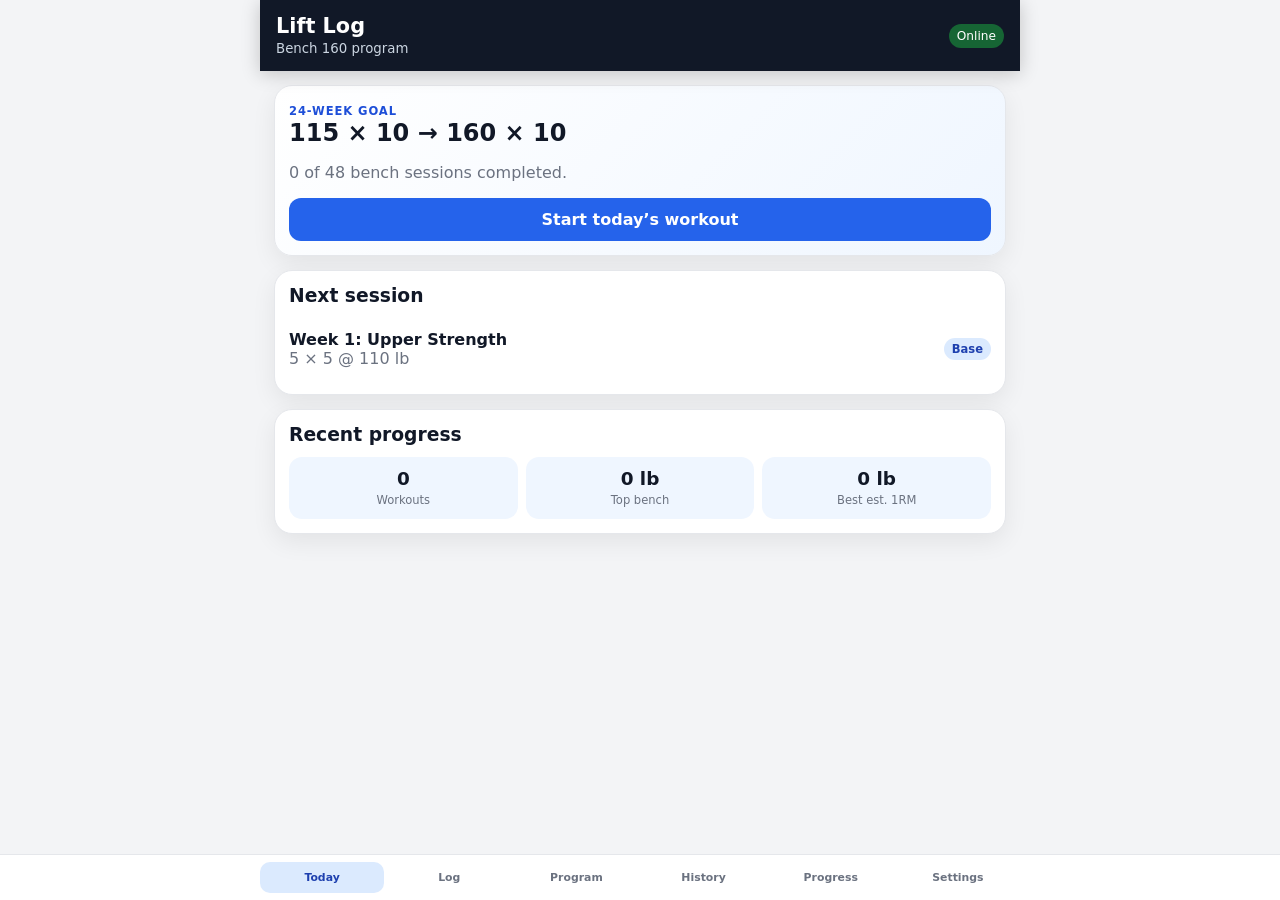
<file: index.html>
<!doctype html>
<html lang="en">
<head>
  <meta charset="utf-8">
  <meta name="viewport" content="width=device-width,initial-scale=1,viewport-fit=cover">
  <meta name="theme-color" content="#111827">
  <meta name="apple-mobile-web-app-capable" content="yes">
  <meta name="apple-mobile-web-app-status-bar-style" content="black-translucent">
  <meta name="apple-mobile-web-app-title" content="Lift Log">
  <link rel="manifest" href="manifest.webmanifest">
  <link rel="apple-touch-icon" href="icons/icon-192.png">
  <link rel="stylesheet" href="src/css/app.css">
  <title>Lift Log</title>
</head>
<body>
<div class="app">
<header><div class="head"><div><h1>Lift Log</h1><small>Bench 160 program</small></div><span id="onlineStatus" class="status">Checking…</span></div></header>
<main>
  <section id="todayView">
    <div id="installCard" class="card install"><h3>Install Lift Log</h3><p class="muted">Add it to your home screen for app-like access and offline workouts.</p><button id="installBtn" class="btn primary">Install app</button></div>
    <div class="card hero"><div><span class="eyebrow">24-week goal</span><h2>115 × 10 → 160 × 10</h2><p id="programSummary" class="muted"></p></div><button id="startToday" class="btn primary">Start today’s workout</button></div>
    <div class="card"><h3>Next session</h3><div id="nextSession"></div></div>
    <div class="card"><h3>Recent progress</h3><div id="todayStats" class="stats"></div></div>
  </section>

  <section id="logView" class="hidden">
    <div class="card"><div class="grid2"><div class="field"><label>Date</label><input id="date" type="date"></div><div class="field"><label>Workout name</label><input id="name" placeholder="Upper Strength"></div></div><div class="field"><label>Notes</label><textarea id="notes" rows="2" placeholder="Energy, pain, form notes..."></textarea></div></div>
    <div id="exerciseList"></div>
    <div class="card"><div class="grid3"><div class="field"><label>Exercise</label><input id="newExercise" list="exerciseOptions" placeholder="Bench Press"><datalist id="exerciseOptions"></datalist></div><div class="field"><label>Weight</label><input id="newWeight" type="number" min="0" step="2.5" placeholder="115"></div><div class="field"><label>Reps</label><input id="newReps" type="number" min="1" placeholder="10"></div></div><button id="addExercise" class="btn secondary">+ Add exercise</button></div>
    <div class="row"><button id="loadLast" class="btn secondary">Repeat last workout</button><button id="saveWorkout" class="btn primary">Save workout</button></div>
  </section>

  <section id="programView" class="hidden"><div class="card"><h2>Bench 160 Program</h2><p class="muted">Two bench sessions per week, with every fourth week reducing fatigue.</p><div id="programControls"></div><div id="programWeeks"></div></div></section>
  <section id="historyView" class="hidden"><div class="card"><h2>History</h2><div id="historyList"></div></div></section>
  <section id="progressView" class="hidden"><div class="card"><h2>Progress</h2><div class="field"><label>Exercise</label><select id="progressExercise"></select></div><div id="stats" class="stats"></div><canvas id="chart" class="chart" width="700" height="220"></canvas><div id="progressList"></div></div></section>
  <section id="settingsView" class="hidden"><div class="card"><h2>Settings & backup</h2><div class="grid2"><div class="field"><label>Default rest timer</label><select id="restSeconds"><option value="60">60 seconds</option><option value="90">90 seconds</option><option value="120">2 minutes</option><option value="180">3 minutes</option></select></div><div class="field"><label>Weight increment</label><select id="increment"><option value="2.5">2.5 lb</option><option value="5">5 lb</option></select></div></div><div class="row"><button id="exportJson" class="btn secondary">Export backup</button><button id="importJson" class="btn secondary">Import backup</button></div><input id="importFile" class="hidden" type="file" accept="application/json"><div class="spacer"></div><button id="exportCsv" class="btn secondary">Export CSV</button><div class="spacer"></div><button id="clearData" class="btn danger">Delete all data</button></div><div class="card"><h3>Version</h3><p class="muted">Lift Log v2.0.0 · Local-first and offline capable.</p></div></section>
</main>
<div id="timer" class="timer"><strong id="timerText">1:30</strong><button id="timerAdd">+30</button><button id="timerStop">Stop</button></div>
<nav><div class="nav-inner"><button class="nav-btn active" data-view="today">Today</button><button class="nav-btn" data-view="log">Log</button><button class="nav-btn" data-view="program">Program</button><button class="nav-btn" data-view="history">History</button><button class="nav-btn" data-view="progress">Progress</button><button class="nav-btn" data-view="settings">Settings</button></div></nav>
</div>
<script type="module" src="src/js/app.js"></script>
</body>
</html>
</file>
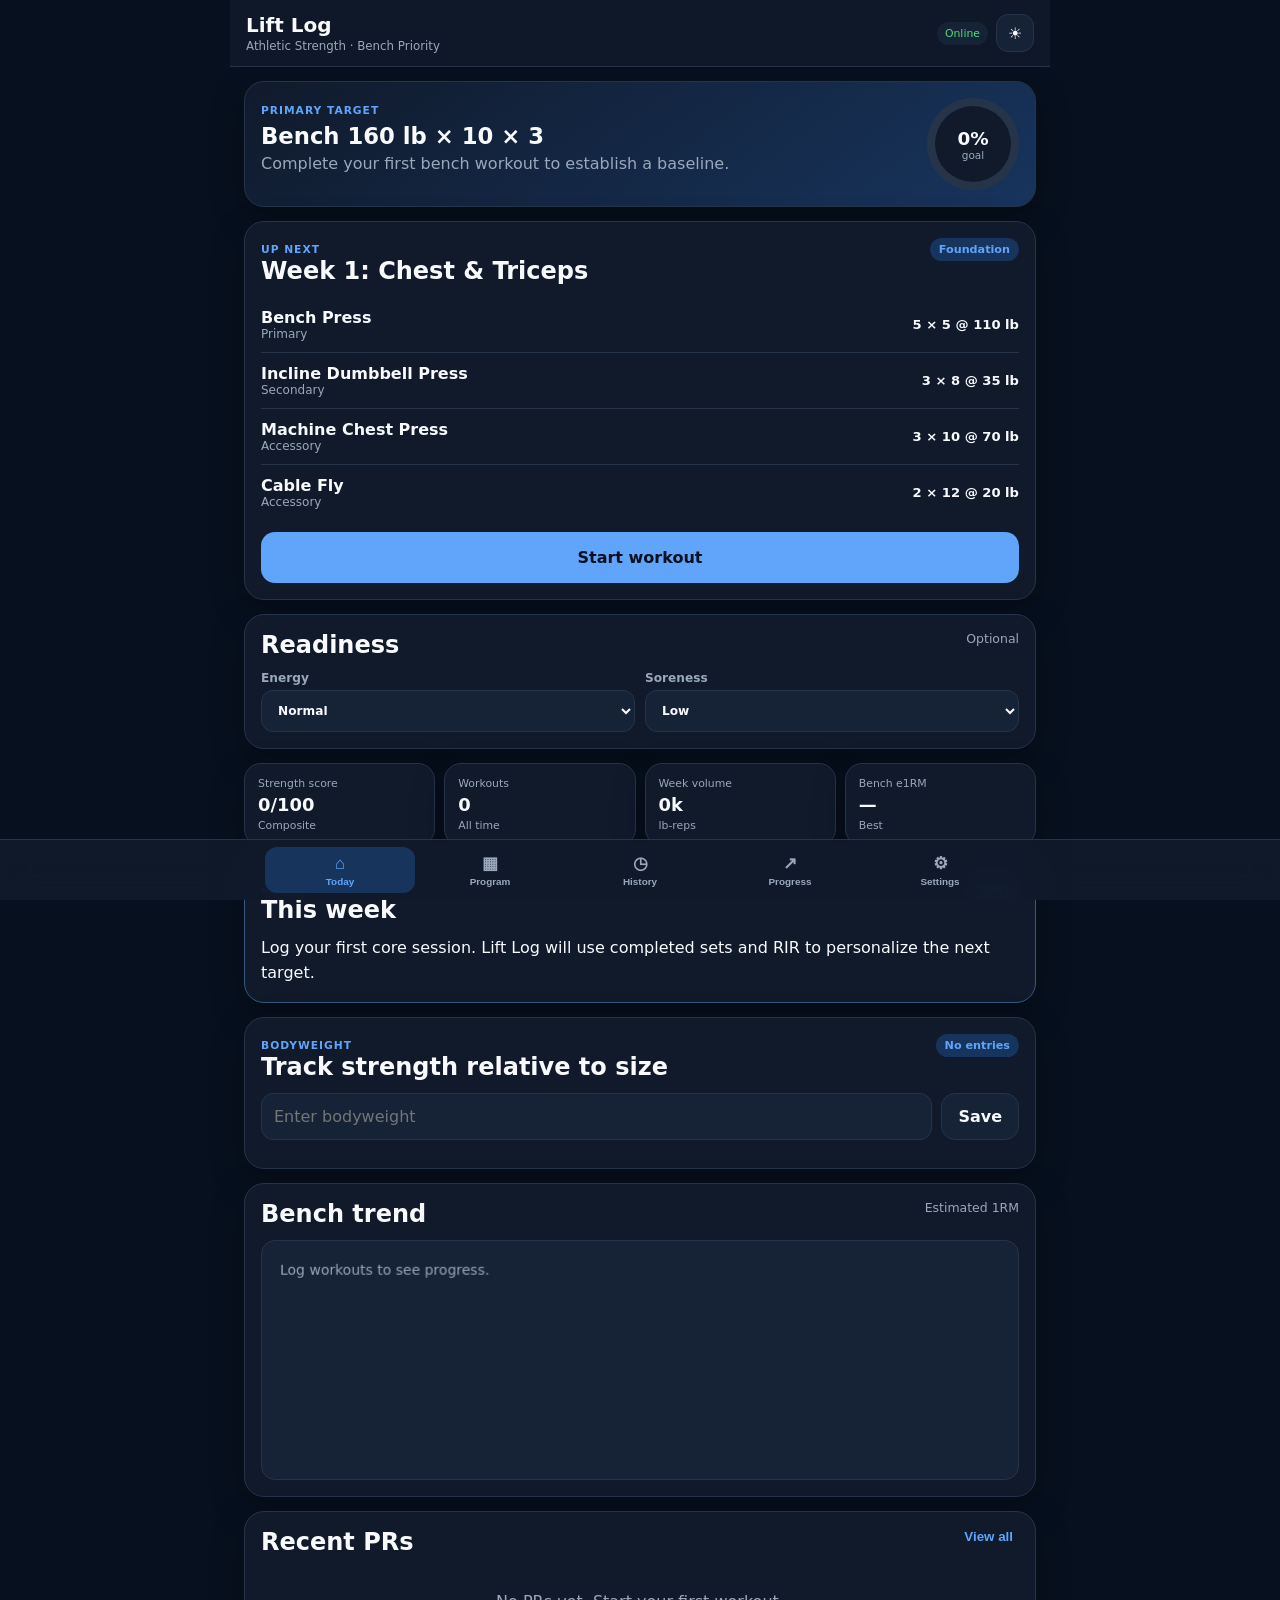
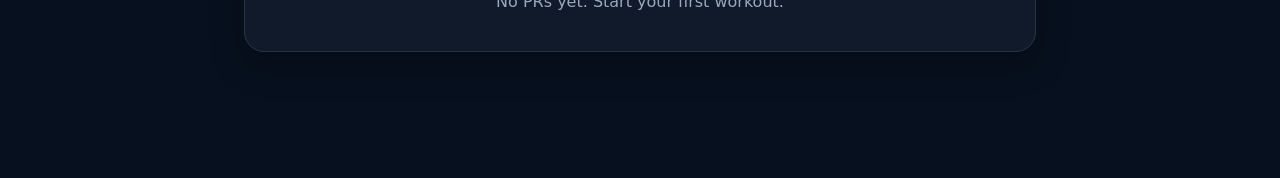
<file: lift-log-v5/index.html>
<!doctype html>
<html lang="en" data-theme="dark">
<head>
  <meta charset="utf-8">
  <meta name="viewport" content="width=device-width,initial-scale=1,viewport-fit=cover">
  <meta name="theme-color" content="#0b1220">
  <meta name="apple-mobile-web-app-capable" content="yes">
  <meta name="apple-mobile-web-app-status-bar-style" content="black-translucent">
  <meta name="apple-mobile-web-app-title" content="Lift Log">
  <link rel="manifest" href="manifest.webmanifest">
  <link rel="apple-touch-icon" href="icons/icon-192.png">
  <link rel="stylesheet" href="src/css/app.css">
  <title>Lift Log</title>
</head>
<body>
<div class="app-shell">
  <header class="topbar">
    <div>
      <h1>Lift Log</h1>
      <p>Athletic Strength · Bench Priority</p>
    </div>
    <div class="top-actions">
      <span id="onlineStatus" class="status">Checking…</span>
      <button id="themeToggle" class="icon-btn" aria-label="Toggle dark mode">☾</button>
    </div>
  </header>

  <main>
    <section id="todayView" class="view">
      <div id="installCard" class="card install-card hidden">
        <div><span class="eyebrow">Installable PWA</span><h2>Keep Lift Log on your home screen</h2><p class="muted">Works offline and opens like an app.</p></div>
        <button id="installBtn" class="btn primary">Install</button>
      </div>
      <div class="card hero">
        <div>
          <span class="eyebrow">Primary target</span>
          <h2>Bench 160 lb × 10 × 3</h2>
          <p id="goalStatus" class="muted"></p>
        </div>
        <div class="goal-ring" id="goalRing"><strong>0%</strong><span>goal</span></div>
      </div>
      <div class="card">
        <div class="section-head"><div><span class="eyebrow">Up next</span><h2 id="nextWorkoutTitle">Workout</h2></div><span id="nextWorkoutBadge" class="pill">Core</span></div>
        <div id="nextWorkoutSummary"></div>
        <button id="startToday" class="btn primary jumbo">Start workout</button>
      </div>
      <div id="readinessCard" class="card">
        <div class="section-head"><h2>Readiness</h2><span class="muted small">Optional</span></div>
        <div class="readiness-grid">
          <label>Energy<select id="energy"><option value="3">Normal</option><option value="4">High</option><option value="2">Low</option><option value="1">Very low</option></select></label>
          <label>Soreness<select id="soreness"><option value="1">Low</option><option value="2">Moderate</option><option value="3">High</option></select></label>
        </div>
      </div>
      <div class="metric-grid" id="dashboardMetrics"></div>
      <div class="card coach-card"><div class="section-head"><div><span class="eyebrow">Coach</span><h2>This week</h2></div><span id="coachBadge" class="pill">On track</span></div><p id="coachNote" class="coach-note"></p></div>
      <div class="card bodyweight-card"><div class="section-head"><div><span class="eyebrow">Bodyweight</span><h2>Track strength relative to size</h2></div><span id="bodyweightLatest" class="pill">—</span></div><div class="bodyweight-row"><input id="bodyweightInput" type="number" step="0.1" placeholder="Enter bodyweight"><button id="saveBodyweight" class="btn secondary">Save</button></div><div id="bodyweightHistory" class="mini-history"></div></div>
      <div class="card"><div class="section-head"><h2>Bench trend</h2><span class="muted small">Estimated 1RM</span></div><canvas id="dashboardChart" class="chart" width="720" height="240"></canvas></div>
      <div class="card"><div class="section-head"><h2>Recent PRs</h2><button class="text-btn" data-go="progress">View all</button></div><div id="recentPrs"></div></div>
    </section>

    <section id="workoutView" class="view hidden">
      <div class="workout-sticky">
        <div><span id="activeWeek" class="eyebrow"></span><h2 id="activeWorkoutName">Workout</h2><p id="activeWorkoutMeta" class="muted small"></p></div>
        <button id="abandonWorkout" class="text-btn danger-text">Exit</button>
      </div>
      <div id="activeExercises"></div>
      <section class="other-workout-section">
        <div class="card other-builder">
          <div class="section-head"><div><span class="eyebrow">Optional</span><h2>Other exercises</h2></div><span class="pill">Customize</span></div>
          <p class="muted small">Keep the prescribed workout above, then add anything else you want to train today.</p>
          <div class="other-add-row"><select id="otherExerciseSelect" aria-label="Choose another exercise"></select><button id="addOtherExercise" class="btn secondary">Add exercise</button></div>
          <p id="otherEmpty" class="muted small other-empty">No extra exercises added.</p>
        </div>
        <div id="otherExercises"></div>
      </section>
      <div class="card">
        <label>Workout notes<textarea id="workoutNotes" rows="3" placeholder="Form, pain, energy, equipment substitutions…"></textarea></label>
        <button id="finishWorkout" class="btn primary jumbo">Finish workout</button>
      </div>
    </section>

    <section id="programView" class="view hidden">
      <div class="card">
        <span class="eyebrow">24-week plan</span><h2>Athletic Strength Program</h2>
        <p class="muted">Three core days plus one optional upper-body day. Bench is trained twice weekly when the optional day is used.</p>
        <div class="program-legend"><span><i class="dot chest"></i>Chest & tris</span><span><i class="dot back"></i>Back & bis</span><span><i class="dot legs"></i>Legs</span><span><i class="dot optional"></i>Optional upper</span></div>
      </div>
      <div id="programRoadmap"></div>
      <div id="programPhase"></div>
      <div id="programWeeks"></div>
    </section>

    <section id="exerciseView" class="view hidden">
      <div class="card"><button id="exerciseBack" class="text-btn">← Back to progress</button><div class="section-head exercise-detail-head"><div><span class="eyebrow">Exercise detail</span><h2 id="exerciseDetailTitle">Exercise</h2></div><span id="exerciseDetailPr" class="pill">—</span></div><div id="exerciseDetailMetrics" class="metric-grid"></div><canvas id="exerciseDetailChart" class="chart" width="720" height="260"></canvas><div id="exerciseDetailRecommendation"></div><div id="exerciseDetailHistory"></div></div>
    </section>

    <section id="historyView" class="view hidden"><div class="card"><div class="section-head"><h2>Workout history</h2><span id="historyCount" class="pill"></span></div><div id="historyList"></div></div></section>

    <section id="progressView" class="view hidden">
      <div class="metric-grid" id="progressMetrics"></div>
      <div class="card"><div class="section-head"><h2>Strength progress</h2><select id="progressExercise" class="compact-select"></select></div><canvas id="progressChart" class="chart" width="720" height="260"></canvas><div id="exerciseSummary"></div></div>
      <div class="card"><div class="section-head"><h2>Weekly training volume</h2><span class="muted small">Last 8 weeks</span></div><canvas id="volumeChart" class="chart" width="720" height="260"></canvas></div>
      <div class="card"><div class="section-head"><h2>Personal records</h2><span class="pill">All time</span></div><p class="muted small">Tap an exercise to open its full history.</p><div id="prList"></div></div>
      <div class="card"><h2>Strength score</h2><p class="muted">A 0–100 consistency and performance score based on bench, squat, hinge, overhead press, pulling strength, and recent training adherence.</p><div id="strengthBreakdown"></div></div>
    </section>

    <section id="settingsView" class="view hidden">
      <div class="card"><h2>Training settings</h2>
        <div class="settings-grid">
          <label>Default rest<select id="restSeconds"><option value="60">60 sec</option><option value="90">90 sec</option><option value="120">2 min</option><option value="180">3 min</option></select></label>
          <label>Units<select id="units"><option value="lb">Pounds</option><option value="kg">Kilograms</option></select></label>
          <label>Theme<select id="theme"><option value="dark">Dark</option><option value="light">Light</option><option value="system">System</option></select></label>
          <label>Program start<input id="programStartDate" type="date"></label>
        </div>
      </div>
      <div class="card"><h2>Starting working weights</h2><p class="muted">These anchor program targets. Changes affect future sessions, not saved workouts.</p><div id="startingWeights"></div><button id="saveStartingWeights" class="btn primary">Save program settings</button></div>
      <div class="card"><h2>Backup & data</h2><div class="button-stack"><button id="exportJson" class="btn secondary">Export full backup</button><button id="importJson" class="btn secondary">Import backup</button><button id="exportCsv" class="btn secondary">Export CSV</button><button id="clearData" class="btn danger">Delete all data</button></div><input id="importFile" class="hidden" type="file" accept="application/json"></div>
      <div class="card"><h2>About</h2><p class="muted">Lift Log v5.0.0 · Local-first · Offline capable · No account required.</p></div>
    </section>
  </main>

  <div id="restTimer" class="timer hidden"><div><span>REST</span><strong id="timerText">1:30</strong></div><button id="timerMinus">−15</button><button id="timerAdd">+30</button><button id="timerStop">Skip</button></div>
  <div id="toast" class="toast hidden"></div>
  <nav class="bottom-nav"><button class="nav-btn active" data-view="today"><span>⌂</span>Today</button><button class="nav-btn" data-view="program"><span>▦</span>Program</button><button class="nav-btn" data-view="history"><span>◷</span>History</button><button class="nav-btn" data-view="progress"><span>↗</span>Progress</button><button class="nav-btn" data-view="settings"><span>⚙</span>Settings</button></nav>
</div>
<script type="module" src="src/js/app.js"></script>
</body>
</html>
</file>
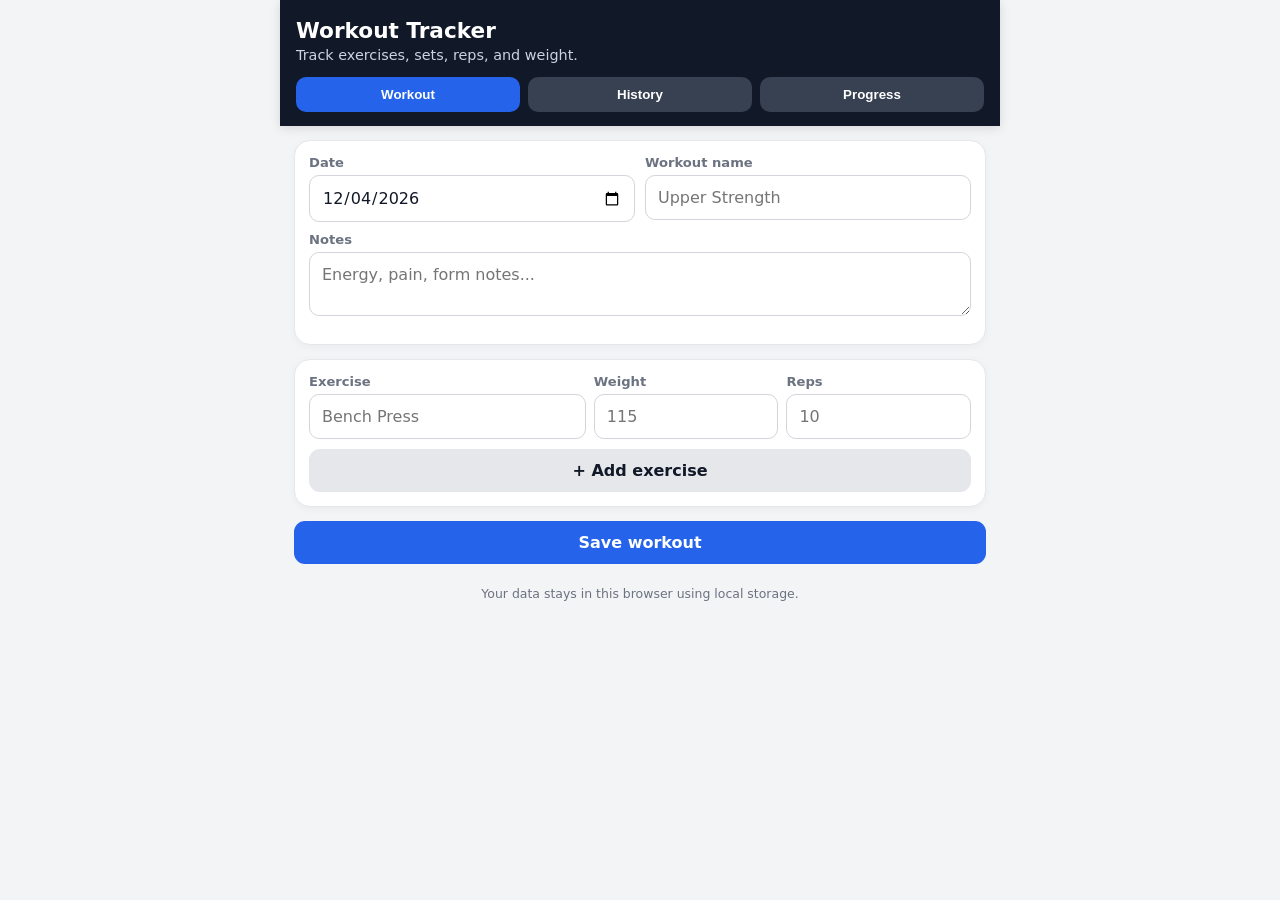
<file: lift-log-v5/legacy-tracker.html>
<!DOCTYPE html>
<html lang="en">
<head>
  <meta charset="UTF-8" />
  <meta name="viewport" content="width=device-width, initial-scale=1, viewport-fit=cover" />
  <meta name="theme-color" content="#111827" />
  <title>Workout Tracker</title>
  <style>
    :root {
      --bg: #f3f4f6;
      --card: #ffffff;
      --text: #111827;
      --muted: #6b7280;
      --accent: #2563eb;
      --accent2: #1d4ed8;
      --danger: #dc2626;
      --border: #e5e7eb;
      --success: #15803d;
    }
    * { box-sizing: border-box; }
    body {
      margin: 0;
      font-family: system-ui, -apple-system, BlinkMacSystemFont, "Segoe UI", sans-serif;
      background: var(--bg);
      color: var(--text);
    }
    .app { max-width: 720px; margin: 0 auto; min-height: 100vh; }
    header {
      position: sticky; top: 0; z-index: 10;
      background: #111827; color: white;
      padding: 18px 16px 14px;
      box-shadow: 0 2px 10px rgba(0,0,0,.12);
    }
    header h1 { margin: 0; font-size: 1.35rem; }
    header p { margin: 4px 0 0; color: #cbd5e1; font-size: .9rem; }
    nav { display: flex; gap: 8px; margin-top: 14px; }
    nav button {
      flex: 1; border: 0; border-radius: 10px; padding: 10px 8px;
      background: #374151; color: white; font-weight: 700;
    }
    nav button.active { background: var(--accent); }
    main { padding: 14px; }
    .card {
      background: var(--card); border: 1px solid var(--border); border-radius: 16px;
      padding: 14px; margin-bottom: 14px; box-shadow: 0 2px 8px rgba(0,0,0,.04);
    }
    .card h2, .card h3 { margin: 0 0 12px; }
    label { display: block; font-size: .82rem; color: var(--muted); margin-bottom: 5px; font-weight: 700; }
    input, select, textarea {
      width: 100%; padding: 12px; border: 1px solid #d1d5db; border-radius: 10px;
      font: inherit; background: white; color: var(--text);
    }
    input:focus, select:focus, textarea:focus { outline: 2px solid #bfdbfe; border-color: var(--accent); }
    .grid-2 { display: grid; grid-template-columns: 1fr 1fr; gap: 10px; }
    .grid-3 { display: grid; grid-template-columns: 1.2fr .8fr .8fr; gap: 8px; }
    .field { margin-bottom: 10px; }
    button.primary, button.secondary, button.danger {
      width: 100%; border: 0; border-radius: 11px; padding: 12px;
      font: inherit; font-weight: 800; cursor: pointer;
    }
    button.primary { background: var(--accent); color: white; }
    button.primary:active { background: var(--accent2); }
    button.secondary { background: #e5e7eb; color: #111827; }
    button.danger { background: #fee2e2; color: var(--danger); }
    .exercise {
      border: 1px solid var(--border); border-radius: 13px; padding: 12px; margin: 10px 0;
      background: #fafafa;
    }
    .exercise-head { display: flex; justify-content: space-between; align-items: center; gap: 10px; }
    .exercise-head strong { font-size: 1rem; }
    .small-btn {
      width: auto; border: 0; background: transparent; color: var(--danger); font-weight: 800; padding: 4px 6px;
    }
    .set-row {
      display: grid; grid-template-columns: 36px 1fr 1fr 42px; gap: 7px; align-items: center;
      margin-top: 8px;
    }
    .set-num { text-align: center; font-weight: 800; color: var(--muted); }
    .set-row input { padding: 10px 8px; text-align: center; }
    .set-row button { border: 0; background: #fee2e2; color: var(--danger); border-radius: 9px; height: 40px; }
    .exercise-actions { display: flex; gap: 8px; margin-top: 10px; }
    .exercise-actions button { padding: 9px; }
    .history-item { border-bottom: 1px solid var(--border); padding: 12px 0; }
    .history-item:last-child { border-bottom: 0; }
    .history-top { display: flex; justify-content: space-between; gap: 10px; }
    .history-date { color: var(--muted); font-size: .85rem; }
    .history-exercises { margin-top: 8px; color: #374151; font-size: .92rem; line-height: 1.45; }
    .pill { display: inline-block; background: #dbeafe; color: #1e40af; padding: 3px 8px; border-radius: 999px; font-size: .78rem; font-weight: 800; }
    .empty { text-align: center; color: var(--muted); padding: 24px 8px; }
    .hidden { display: none !important; }
    .summary { display: grid; grid-template-columns: repeat(3,1fr); gap: 8px; }
    .stat { background: #eff6ff; border-radius: 12px; padding: 12px 8px; text-align: center; }
    .stat b { display: block; font-size: 1.15rem; }
    .stat span { font-size: .75rem; color: var(--muted); }
    .footer-note { color: var(--muted); font-size: .78rem; text-align: center; padding: 8px 18px 22px; }
    @media (max-width: 420px) {
      .grid-2 { grid-template-columns: 1fr; }
      .grid-3 { grid-template-columns: 1fr 1fr; }
      .grid-3 .field:first-child { grid-column: 1 / -1; }
    }
  </style>
</head>
<body>
<div class="app">
  <header>
    <h1>Workout Tracker</h1>
    <p>Track exercises, sets, reps, and weight.</p>
    <nav>
      <button id="tabWorkout" class="active">Workout</button>
      <button id="tabHistory">History</button>
      <button id="tabProgress">Progress</button>
    </nav>
  </header>

  <main>
    <section id="workoutView">
      <div class="card">
        <div class="grid-2">
          <div class="field">
            <label for="workoutDate">Date</label>
            <input id="workoutDate" type="date" />
          </div>
          <div class="field">
            <label for="workoutName">Workout name</label>
            <input id="workoutName" placeholder="Upper Strength" />
          </div>
        </div>
        <div class="field">
          <label for="workoutNotes">Notes</label>
          <textarea id="workoutNotes" rows="2" placeholder="Energy, pain, form notes..."></textarea>
        </div>
      </div>

      <div id="exerciseList"></div>

      <div class="card">
        <div class="grid-3">
          <div class="field">
            <label for="newExercise">Exercise</label>
            <input id="newExercise" list="exerciseOptions" placeholder="Bench Press" />
            <datalist id="exerciseOptions">
              <option>Bench Press</option><option>Incline Dumbbell Press</option><option>Overhead Press</option>
              <option>Close-Grip Bench Press</option><option>Squat</option><option>Deadlift</option>
              <option>Romanian Deadlift</option><option>Barbell Row</option><option>Lat Pulldown</option>
              <option>Pull-Up</option><option>Seated Cable Row</option><option>Bulgarian Split Squat</option>
              <option>Leg Press</option><option>Hamstring Curl</option><option>Triceps Pushdown</option>
              <option>Biceps Curl</option><option>Lateral Raise</option><option>Face Pull</option>
            </datalist>
          </div>
          <div class="field">
            <label for="defaultWeight">Weight</label>
            <input id="defaultWeight" type="number" min="0" step="2.5" placeholder="115" />
          </div>
          <div class="field">
            <label for="defaultReps">Reps</label>
            <input id="defaultReps" type="number" min="1" placeholder="10" />
          </div>
        </div>
        <button id="addExercise" class="secondary">+ Add exercise</button>
      </div>

      <button id="saveWorkout" class="primary">Save workout</button>
    </section>

    <section id="historyView" class="hidden">
      <div class="card">
        <h2>Workout History</h2>
        <div id="historyList"></div>
      </div>
      <button id="exportData" class="secondary">Export CSV</button>
    </section>

    <section id="progressView" class="hidden">
      <div class="card">
        <h2>Progress</h2>
        <div class="field">
          <label for="progressExercise">Exercise</label>
          <select id="progressExercise"></select>
        </div>
        <div id="progressSummary" class="summary"></div>
        <div id="progressList"></div>
      </div>
    </section>
  </main>
  <div class="footer-note">Your data stays in this browser using local storage.</div>
</div>

<script>
  const STORAGE_KEY = 'personalWorkoutTracker_v1';
  let exercises = [];
  let workouts = loadWorkouts();

  const el = id => document.getElementById(id);
  el('workoutDate').valueAsDate = new Date();

  function loadWorkouts() {
    try { return JSON.parse(localStorage.getItem(STORAGE_KEY)) || []; }
    catch { return []; }
  }
  function saveWorkouts() { localStorage.setItem(STORAGE_KEY, JSON.stringify(workouts)); }

  function setTab(name) {
    ['Workout','History','Progress'].forEach(tab => {
      el('tab'+tab).classList.toggle('active', tab === name);
      el(tab.toLowerCase()+'View').classList.toggle('hidden', tab !== name);
    });
    if (name === 'History') renderHistory();
    if (name === 'Progress') renderProgressOptions();
  }
  el('tabWorkout').onclick = () => setTab('Workout');
  el('tabHistory').onclick = () => setTab('History');
  el('tabProgress').onclick = () => setTab('Progress');

  el('addExercise').onclick = () => {
    const name = el('newExercise').value.trim();
    if (!name) return alert('Enter an exercise name.');
    const weight = Number(el('defaultWeight').value || 0);
    const reps = Number(el('defaultReps').value || 0);
    exercises.push({ id: Date.now(), name, sets: [{ weight, reps }] });
    el('newExercise').value = '';
    renderExercises();
  };

  function renderExercises() {
    const list = el('exerciseList');
    list.innerHTML = '';
    exercises.forEach((exercise, exIndex) => {
      const card = document.createElement('div');
      card.className = 'card exercise';
      card.innerHTML = `
        <div class="exercise-head">
          <strong>${escapeHtml(exercise.name)}</strong>
          <button class="small-btn" data-remove-exercise="${exIndex}">Remove</button>
        </div>
        <div style="display:grid;grid-template-columns:36px 1fr 1fr 42px;gap:7px;margin-top:10px;color:#6b7280;font-size:.72rem;font-weight:800;text-align:center">
          <div>SET</div><div>WEIGHT</div><div>REPS</div><div></div>
        </div>
        <div class="sets"></div>
        <div class="exercise-actions"><button class="secondary add-set" data-ex="${exIndex}">+ Add set</button></div>`;
      const setsDiv = card.querySelector('.sets');
      exercise.sets.forEach((set, setIndex) => {
        const row = document.createElement('div');
        row.className = 'set-row';
        row.innerHTML = `
          <div class="set-num">${setIndex + 1}</div>
          <input type="number" min="0" step="2.5" value="${set.weight}" data-field="weight" data-ex="${exIndex}" data-set="${setIndex}" />
          <input type="number" min="0" step="1" value="${set.reps}" data-field="reps" data-ex="${exIndex}" data-set="${setIndex}" />
          <button data-remove-set="${setIndex}" data-ex="${exIndex}">×</button>`;
        setsDiv.appendChild(row);
      });
      list.appendChild(card);
    });

    list.querySelectorAll('input[data-field]').forEach(input => {
      input.oninput = e => {
        const ex = Number(e.target.dataset.ex), set = Number(e.target.dataset.set);
        exercises[ex].sets[set][e.target.dataset.field] = Number(e.target.value || 0);
      };
    });
    list.querySelectorAll('.add-set').forEach(btn => btn.onclick = e => {
      const ex = Number(e.target.dataset.ex);
      const last = exercises[ex].sets.at(-1) || {weight:0,reps:0};
      exercises[ex].sets.push({...last}); renderExercises();
    });
    list.querySelectorAll('[data-remove-set]').forEach(btn => btn.onclick = e => {
      const ex = Number(e.target.dataset.ex), set = Number(e.target.dataset.removeSet);
      exercises[ex].sets.splice(set,1); renderExercises();
    });
    list.querySelectorAll('[data-remove-exercise]').forEach(btn => btn.onclick = e => {
      exercises.splice(Number(e.target.dataset.removeExercise),1); renderExercises();
    });
  }

  el('saveWorkout').onclick = () => {
    if (!exercises.length) return alert('Add at least one exercise.');
    const workout = {
      id: Date.now(),
      date: el('workoutDate').value,
      name: el('workoutName').value.trim() || 'Workout',
      notes: el('workoutNotes').value.trim(),
      exercises: JSON.parse(JSON.stringify(exercises))
    };
    workouts.unshift(workout); saveWorkouts();
    exercises = []; renderExercises();
    el('workoutName').value = ''; el('workoutNotes').value = '';
    alert('Workout saved.');
  };

  function renderHistory() {
    const list = el('historyList');
    if (!workouts.length) { list.innerHTML = '<div class="empty">No workouts saved yet.</div>'; return; }
    list.innerHTML = workouts.map(w => `
      <div class="history-item">
        <div class="history-top"><div><strong>${escapeHtml(w.name)}</strong><div class="history-date">${formatDate(w.date)}</div></div>
        <button class="small-btn" onclick="deleteWorkout(${w.id})">Delete</button></div>
        <div class="history-exercises">${w.exercises.map(ex => `<div><span class="pill">${escapeHtml(ex.name)}</span> ${ex.sets.map(s => `${s.weight} lb × ${s.reps}`).join(' · ')}</div>`).join('')}</div>
        ${w.notes ? `<div class="history-date" style="margin-top:7px">${escapeHtml(w.notes)}</div>` : ''}
      </div>`).join('');
  }
  window.deleteWorkout = id => {
    if (!confirm('Delete this workout?')) return;
    workouts = workouts.filter(w => w.id !== id); saveWorkouts(); renderHistory();
  };

  function renderProgressOptions() {
    const names = [...new Set(workouts.flatMap(w => w.exercises.map(e => e.name)))].sort();
    el('progressExercise').innerHTML = names.length ? names.map(n => `<option>${escapeHtml(n)}</option>`).join('') : '<option>No exercises yet</option>';
    el('progressExercise').onchange = renderProgress;
    renderProgress();
  }
  function renderProgress() {
    const name = el('progressExercise').value;
    const entries = [];
    workouts.forEach(w => w.exercises.filter(e => e.name === name).forEach(e => {
      const top = e.sets.reduce((best,s) => (s.weight > best.weight ? s : best), {weight:0,reps:0});
      const volume = e.sets.reduce((sum,s) => sum + s.weight*s.reps,0);
      const est1RM = top.reps > 0 ? Math.round(top.weight * (1 + top.reps/30)) : 0;
      entries.push({date:w.date, top, volume, est1RM});
    }));
    entries.sort((a,b) => a.date.localeCompare(b.date));
    const bestWeight = Math.max(0,...entries.map(e=>e.top.weight));
    const bestVolume = Math.max(0,...entries.map(e=>e.volume));
    const best1RM = Math.max(0,...entries.map(e=>e.est1RM));
    el('progressSummary').innerHTML = `
      <div class="stat"><b>${bestWeight}</b><span>Top weight</span></div>
      <div class="stat"><b>${best1RM}</b><span>Est. 1RM</span></div>
      <div class="stat"><b>${bestVolume}</b><span>Best volume</span></div>`;
    el('progressList').innerHTML = entries.length ? entries.map(e => `
      <div class="history-item"><div class="history-top"><strong>${formatDate(e.date)}</strong><span class="pill">Est. 1RM ${e.est1RM} lb</span></div>
      <div class="history-exercises">Top set: ${e.top.weight} lb × ${e.top.reps} &nbsp;·&nbsp; Volume: ${e.volume} lb</div></div>`).join('') : '<div class="empty">No progress data yet.</div>';
  }

  el('exportData').onclick = () => {
    const rows = [['Date','Workout','Exercise','Set','Weight','Reps','Notes']];
    workouts.slice().reverse().forEach(w => w.exercises.forEach(ex => ex.sets.forEach((s,i) => rows.push([w.date,w.name,ex.name,i+1,s.weight,s.reps,w.notes]))));
    const csv = rows.map(r => r.map(v => `"${String(v).replaceAll('"','""')}"`).join(',')).join('\n');
    const blob = new Blob([csv], {type:'text/csv'});
    const url = URL.createObjectURL(blob);
    const a = document.createElement('a'); a.href=url; a.download='workout_history.csv'; a.click(); URL.revokeObjectURL(url);
  };

  function escapeHtml(s='') { return String(s).replace(/[&<>'"]/g, c => ({'&':'&amp;','<':'&lt;','>':'&gt;',"'":'&#39;','"':'&quot;'}[c])); }
  function formatDate(d) { return d ? new Date(d+'T12:00:00').toLocaleDateString(undefined,{month:'short',day:'numeric',year:'numeric'}) : ''; }
</script>
</body>
</html>
</file>
<file: src/css/app.css>
:root{--bg:#f3f4f6;--card:#fff;--ink:#111827;--muted:#6b7280;--line:#e5e7eb;--blue:#2563eb;--blue2:#1d4ed8;--green:#15803d;--red:#dc2626;--amber:#b45309;--shadow:0 8px 24px rgba(0,0,0,.07)}
*{box-sizing:border-box}body{margin:0;background:var(--bg);color:var(--ink);font-family:system-ui,-apple-system,BlinkMacSystemFont,"Segoe UI",sans-serif}.app{max-width:760px;margin:auto;min-height:100vh;padding-bottom:96px}header{position:sticky;top:0;z-index:20;background:#111827;color:#fff;padding:calc(14px + env(safe-area-inset-top)) 16px 14px;box-shadow:0 3px 18px rgba(0,0,0,.2)}.head{display:flex;justify-content:space-between;align-items:center;gap:12px}.head h1{font-size:1.3rem;margin:0}.head small{color:#cbd5e1}.status{font-size:.76rem;background:#374151;padding:5px 8px;border-radius:999px}main{padding:14px}.card{background:var(--card);border:1px solid var(--line);border-radius:18px;padding:14px;margin-bottom:14px;box-shadow:var(--shadow)}.hero{background:linear-gradient(135deg,#fff,#eff6ff)}h2,h3{margin:0 0 12px}.muted{color:var(--muted)}.eyebrow{font-size:.72rem;font-weight:900;text-transform:uppercase;letter-spacing:.08em;color:#1d4ed8}label{display:block;font-size:.78rem;color:var(--muted);font-weight:800;margin:0 0 5px}input,select,textarea{width:100%;border:1px solid #d1d5db;border-radius:11px;padding:12px;font:inherit;background:#fff;color:var(--ink)}input:focus,select:focus,textarea:focus{outline:2px solid #bfdbfe;border-color:var(--blue)}.grid2{display:grid;grid-template-columns:1fr 1fr;gap:10px}.grid3{display:grid;grid-template-columns:1.3fr .8fr .8fr;gap:8px}.field{margin-bottom:10px}button{font:inherit;cursor:pointer}.btn{width:100%;border:0;border-radius:12px;padding:12px;font-weight:850}.primary{background:var(--blue);color:#fff}.primary:active{background:var(--blue2)}.secondary{background:#e5e7eb;color:#111827}.danger{background:#fee2e2;color:var(--red)}.success{background:#dcfce7;color:var(--green)}.exercise,.week-card{border:1px solid var(--line);border-radius:15px;padding:12px;margin:10px 0;background:#fafafa}.exercise-head,.week-head{display:flex;justify-content:space-between;align-items:center;gap:10px}.exercise-title{font-weight:850}.mini{border:0;background:transparent;padding:6px;font-weight:800;color:var(--red)}.set-row{display:grid;grid-template-columns:32px 1fr 1fr 48px;gap:7px;align-items:center;margin-top:8px}.set-row input{text-align:center;padding:10px 7px}.set-num{text-align:center;color:var(--muted);font-weight:850}.done{border:0;border-radius:10px;height:42px;background:#e5e7eb}.done.on{background:#dcfce7;color:var(--green)}.row{display:flex;gap:8px}.row>*{flex:1}.stats{display:grid;grid-template-columns:repeat(3,1fr);gap:8px}.stat{background:#eff6ff;border-radius:13px;padding:11px 7px;text-align:center}.stat b{display:block;font-size:1.15rem}.stat span{font-size:.72rem;color:var(--muted)}.history-item{padding:12px 0;border-bottom:1px solid var(--line)}.history-item:last-child{border-bottom:0}.history-top{display:flex;justify-content:space-between;gap:12px}.history-detail{font-size:.9rem;color:#374151;line-height:1.5;margin-top:7px}.empty{text-align:center;color:var(--muted);padding:24px 8px}.chart{width:100%;height:220px;border-radius:14px;background:#f9fafb;border:1px solid var(--line)}.timer{position:fixed;left:50%;bottom:82px;transform:translateX(-50%);z-index:30;background:#111827;color:#fff;border-radius:999px;padding:10px 14px;box-shadow:0 8px 25px rgba(0,0,0,.25);display:none;align-items:center;gap:10px}.timer.show{display:flex}.timer button{border:0;border-radius:999px;padding:6px 9px;font-weight:800}nav{position:fixed;bottom:0;left:0;right:0;z-index:25;background:#fff;border-top:1px solid var(--line);padding:7px 5px calc(7px + env(safe-area-inset-bottom));display:flex;justify-content:center}.nav-inner{width:min(760px,100%);display:grid;grid-template-columns:repeat(6,1fr);gap:3px}.nav-btn{border:0;background:#fff;border-radius:10px;padding:9px 2px;font-size:.68rem;font-weight:800;color:var(--muted)}.nav-btn.active{background:#dbeafe;color:#1e40af}.hidden{display:none!important}.install{display:none}.install.show{display:block}.session{display:flex;justify-content:space-between;gap:12px;align-items:center;padding:12px 0;border-bottom:1px solid var(--line)}.session:last-child{border-bottom:0}.badge{display:inline-block;border-radius:999px;padding:4px 8px;font-size:.72rem;font-weight:850;background:#dbeafe;color:#1e40af}.badge.deload{background:#fef3c7;color:var(--amber)}.spacer{height:8px}@media(max-width:480px){.grid2{grid-template-columns:1fr}.grid3{grid-template-columns:1fr 1fr}.grid3 .field:first-child{grid-column:1/-1}.stats{grid-template-columns:1fr 1fr}.stats .stat:last-child{grid-column:1/-1}.nav-btn{font-size:.62rem}}
</file>
<file: lift-log-v5/src/css/app.css>
:root{--bg:#f4f6fa;--surface:#fff;--surface2:#f8fafc;--ink:#101828;--muted:#667085;--line:#e4e7ec;--accent:#2563eb;--accent2:#1d4ed8;--accent-soft:#dbeafe;--success:#16a34a;--danger:#dc2626;--warning:#d97706;--shadow:0 10px 30px rgba(16,24,40,.08)}
html[data-theme="dark"]{--bg:#07101e;--surface:#101a2b;--surface2:#162235;--ink:#f8fafc;--muted:#9aa8bc;--line:#26344a;--accent:#60a5fa;--accent2:#93c5fd;--accent-soft:#17345d;--success:#4ade80;--danger:#fb7185;--warning:#fbbf24;--shadow:0 12px 34px rgba(0,0,0,.25)}
*{box-sizing:border-box}body{margin:0;background:var(--bg);color:var(--ink);font-family:Inter,ui-sans-serif,system-ui,-apple-system,BlinkMacSystemFont,"Segoe UI",sans-serif}.app-shell{max-width:820px;margin:auto;min-height:100vh;padding-bottom:98px}.topbar{position:sticky;top:0;z-index:30;display:flex;justify-content:space-between;align-items:center;padding:calc(13px + env(safe-area-inset-top)) 16px 13px;background:color-mix(in srgb,var(--surface) 92%,transparent);backdrop-filter:blur(16px);border-bottom:1px solid var(--line)}.topbar h1{margin:0;font-size:1.25rem}.topbar p{margin:2px 0 0;color:var(--muted);font-size:.74rem}.top-actions{display:flex;gap:8px;align-items:center}.status{font-size:.68rem;padding:5px 8px;border-radius:999px;background:var(--surface2);color:var(--muted)}.status[data-online="true"]{color:var(--success)}.icon-btn{width:38px;height:38px;border:1px solid var(--line);border-radius:12px;background:var(--surface2);color:var(--ink);font-size:1rem}main{padding:14px}.card,.exercise-card,.week-block,.history-card{background:var(--surface);border:1px solid var(--line);border-radius:20px;box-shadow:var(--shadow)}.card{padding:16px;margin-bottom:14px}.hero{display:flex;align-items:center;justify-content:space-between;gap:14px;background:linear-gradient(145deg,var(--surface),var(--accent-soft))}.hero h2{font-size:1.42rem;margin:5px 0}.eyebrow{text-transform:uppercase;letter-spacing:.09em;font-weight:900;font-size:.67rem;color:var(--accent)}h2,h3,p{margin-top:0}.muted{color:var(--muted)}.small{font-size:.78rem}.goal-ring{--pct:0deg;flex:0 0 92px;width:92px;height:92px;border-radius:50%;background:conic-gradient(var(--accent) var(--pct),var(--line) 0);display:grid;place-content:center;text-align:center;position:relative}.goal-ring:before{content:"";position:absolute;inset:8px;border-radius:50%;background:var(--surface)}.goal-ring>*{position:relative}.goal-ring strong{font-size:1.15rem}.goal-ring span{color:var(--muted);font-size:.66rem}.section-head{display:flex;justify-content:space-between;align-items:flex-start;gap:12px;margin-bottom:12px}.section-head h2{margin:0}.pill{display:inline-flex;padding:5px 9px;border-radius:999px;background:var(--accent-soft);color:var(--accent);font-size:.7rem;font-weight:850}.preview-row,.pr-row{display:flex;justify-content:space-between;align-items:center;gap:10px;padding:11px 0;border-bottom:1px solid var(--line)}.preview-row:last-child,.pr-row:last-child{border-bottom:0}.preview-row div,.pr-row div{display:flex;flex-direction:column}.preview-row span,.pr-row span{font-size:.75rem;color:var(--muted)}.preview-row strong,.pr-row strong{font-size:.82rem;text-align:right}.btn{border:0;border-radius:14px;padding:13px 16px;font:inherit;font-weight:850;cursor:pointer}.btn.primary{background:var(--accent);color:#07101e}.btn.secondary{background:var(--surface2);color:var(--ink);border:1px solid var(--line)}.btn.danger{background:color-mix(in srgb,var(--danger) 14%,var(--surface));color:var(--danger)}.jumbo{width:100%;padding:16px;margin-top:12px;font-size:1rem}.text-btn{border:0;background:transparent;color:var(--accent);font-weight:800;cursor:pointer}.danger-text{color:var(--danger)}.readiness-grid,.settings-grid{display:grid;grid-template-columns:1fr 1fr;gap:10px}label{display:block;color:var(--muted);font-size:.76rem;font-weight:800}input,select,textarea{width:100%;margin-top:5px;padding:12px;border-radius:12px;border:1px solid var(--line);background:var(--surface2);color:var(--ink);font:inherit}textarea{resize:vertical}.metric-grid{display:grid;grid-template-columns:repeat(4,1fr);gap:9px;margin-bottom:14px}.metric{background:var(--surface);border:1px solid var(--line);border-radius:17px;padding:13px;box-shadow:var(--shadow)}.metric span,.metric small{display:block;color:var(--muted);font-size:.68rem}.metric strong{display:block;font-size:1.12rem;margin:4px 0}.chart{display:block;width:100%;height:240px;background:var(--surface2);border:1px solid var(--line);border-radius:14px}.install-card{display:flex;align-items:center;justify-content:space-between;gap:12px}.hidden{display:none!important}.workout-sticky{position:sticky;top:72px;z-index:20;background:color-mix(in srgb,var(--bg) 92%,transparent);backdrop-filter:blur(14px);display:flex;justify-content:space-between;align-items:flex-start;padding:8px 2px 12px}.workout-sticky h2{margin:2px 0}.exercise-card{padding:14px;margin-bottom:14px}.exercise-head{display:flex;justify-content:space-between;gap:12px}.exercise-head h3{margin:5px 0 4px;font-size:1.12rem}.exercise-head p{font-size:.76rem;color:var(--muted);margin-bottom:9px}.role{font-size:.61rem;text-transform:uppercase;font-weight:900;letter-spacing:.08em;color:var(--accent)}.info-btn{flex:0 0 34px;width:34px;height:34px;border-radius:50%;border:1px solid var(--line);background:var(--surface2);color:var(--muted);font-weight:900}.set-labels,.gym-set{display:grid;grid-template-columns:36px minmax(126px,1.4fr) 64px 60px 46px;gap:7px;align-items:center}.set-labels{font-size:.6rem;color:var(--muted);text-align:center;padding:5px 0}.gym-set{padding:7px 0;border-top:1px solid var(--line)}.gym-set>strong{text-align:center;color:var(--muted)}.gym-set input,.gym-set select{margin:0;padding:10px 6px;text-align:center}.stepper{display:grid;grid-template-columns:34px 1fr 34px}.stepper input{border-radius:0}.stepper button{border:1px solid var(--line);background:var(--surface2);color:var(--ink);font-weight:900}.stepper button:first-child{border-radius:10px 0 0 10px}.stepper button:last-child{border-radius:0 10px 10px 0}.complete-btn{height:42px;border:0;border-radius:12px;background:var(--surface2);color:var(--muted);font-size:1.2rem}.gym-set.complete{opacity:.68}.gym-set.complete .complete-btn{background:color-mix(in srgb,var(--success) 20%,var(--surface));color:var(--success)}.add-set{width:100%;margin-top:8px;padding:9px;border:1px dashed var(--line);border-radius:11px;background:transparent;color:var(--muted);font-weight:800}.program-legend{display:flex;flex-wrap:wrap;gap:10px;font-size:.7rem;color:var(--muted)}.dot{display:inline-block;width:8px;height:8px;border-radius:50%;margin-right:4px}.dot.chest{background:#f87171}.dot.back{background:#60a5fa}.dot.legs{background:#4ade80}.dot.optional{background:#c084fc}.phase-card{display:flex;justify-content:space-between;align-items:center;gap:12px}.phase-actions{display:grid;gap:8px}.week-block,.history-card{margin-bottom:10px;overflow:hidden}.week-block summary,.history-card summary{list-style:none;display:flex;justify-content:space-between;align-items:center;padding:15px;cursor:pointer}.week-block summary::-webkit-details-marker,.history-card summary::-webkit-details-marker{display:none}.week-block summary div,.history-card summary div{display:flex;flex-direction:column}.week-block summary span,.history-card summary span{color:var(--muted);font-size:.72rem}.week-sessions{padding:0 10px 10px}.program-session{width:100%;display:flex;justify-content:space-between;align-items:center;text-align:left;padding:12px;margin-top:7px;border:1px solid var(--line);border-left:4px solid var(--accent);border-radius:13px;background:var(--surface2);color:var(--ink)}.program-session.chest{border-left-color:#f87171}.program-session.back{border-left-color:#60a5fa}.program-session.legs{border-left-color:#4ade80}.program-session.optional{border-left-color:#c084fc}.program-session.done{opacity:.55}.program-session div{display:flex;flex-direction:column}.program-session span,.program-session small{font-size:.68rem;color:var(--muted)}.history-card>div{padding:0 15px 15px}.history-ex{display:flex;justify-content:space-between;gap:10px;padding:9px 0;border-top:1px solid var(--line)}.history-ex span{color:var(--muted);font-size:.75rem;text-align:right}.compact-select{width:auto;margin:0;padding:8px}.summary-grid{display:grid;grid-template-columns:repeat(3,1fr);gap:8px;margin-top:12px}.summary-grid div{background:var(--surface2);border-radius:12px;padding:10px}.summary-grid span{display:block;color:var(--muted);font-size:.68rem}.recommendation{margin:10px 0 0;padding:10px;border-radius:12px;background:var(--accent-soft);color:var(--accent);font-size:.78rem}.score-row{display:grid;grid-template-columns:110px 1fr 48px;gap:10px;align-items:center;margin-top:12px;font-size:.78rem}.score-row>div{height:9px;border-radius:999px;background:var(--line);overflow:hidden}.score-row i{display:block;height:100%;background:var(--accent);border-radius:999px}.score-row strong{text-align:right}.button-stack{display:grid;gap:9px}.timer{position:fixed;z-index:60;left:50%;bottom:84px;transform:translateX(-50%);display:flex;align-items:center;gap:8px;background:#050b15;color:#fff;padding:10px 12px;border-radius:18px;box-shadow:0 15px 40px rgba(0,0,0,.4)}.timer div{display:flex;flex-direction:column;min-width:64px}.timer span{font-size:.55rem;color:#94a3b8}.timer strong{font-size:1.15rem}.timer button{border:0;border-radius:10px;padding:9px;background:#1e293b;color:#fff;font-weight:800}.toast{position:fixed;z-index:80;left:50%;top:90px;transform:translateX(-50%);background:var(--ink);color:var(--surface);padding:11px 16px;border-radius:999px;box-shadow:var(--shadow);font-weight:800;font-size:.8rem}.bottom-nav{position:fixed;z-index:50;left:0;right:0;bottom:0;display:flex;justify-content:center;background:color-mix(in srgb,var(--surface) 94%,transparent);backdrop-filter:blur(16px);border-top:1px solid var(--line);padding:7px 6px calc(7px + env(safe-area-inset-bottom))}.nav-btn{width:min(150px,20%);border:0;background:transparent;color:var(--muted);padding:6px 2px;border-radius:12px;font-size:.62rem;font-weight:850}.nav-btn span{display:block;font-size:1.05rem;margin-bottom:2px}.nav-btn.active{background:var(--accent-soft);color:var(--accent)}.empty{text-align:center;color:var(--muted);padding:24px 8px}
@media(max-width:620px){.metric-grid{grid-template-columns:1fr 1fr}.phase-card{align-items:stretch;flex-direction:column}.phase-actions{width:100%}.settings-grid{grid-template-columns:1fr}.set-labels,.gym-set{grid-template-columns:28px minmax(112px,1.4fr) 54px 52px 42px;gap:4px}.gym-set input,.gym-set select{font-size:.83rem;padding:9px 3px}.stepper{grid-template-columns:28px 1fr 28px}.summary-grid{grid-template-columns:1fr}.score-row{grid-template-columns:82px 1fr 42px}.hero h2{font-size:1.18rem}.goal-ring{width:80px;height:80px;flex-basis:80px}}

.other-workout-section{margin-top:18px}.other-builder{border-style:dashed}.other-add-row{display:grid;grid-template-columns:1fr auto;gap:9px;align-items:end}.other-add-row select{margin:0}.other-card{border-color:color-mix(in srgb,var(--accent) 42%,var(--line));background:color-mix(in srgb,var(--surface) 95%,var(--accent-soft))}.other-exercise-select{margin:5px 0 4px;padding:8px 10px;font-size:1rem;font-weight:850}.exercise-actions{display:flex;gap:7px;align-items:flex-start}.remove-exercise{flex:0 0 34px;width:34px;height:34px;border-radius:50%;border:1px solid color-mix(in srgb,var(--danger) 35%,var(--line));background:color-mix(in srgb,var(--danger) 10%,var(--surface));color:var(--danger);font-size:1.15rem;font-weight:900}.set-actions{display:grid;grid-template-columns:1fr 1fr;gap:8px;margin-top:8px}.set-actions .add-set{margin-top:0}.remove-set{width:100%;padding:9px;border:1px dashed color-mix(in srgb,var(--danger) 35%,var(--line));border-radius:11px;background:transparent;color:var(--danger);font-weight:800}.remove-set:disabled{opacity:.35;cursor:not-allowed}.other-empty{margin:10px 0 0}
@media(max-width:620px){.other-add-row{grid-template-columns:1fr}.other-add-row .btn{width:100%}}
.coach-card{border-color:color-mix(in srgb,var(--accent) 32%,var(--line))}.coach-note{margin:0;line-height:1.55}.bodyweight-row{display:grid;grid-template-columns:1fr auto;gap:9px}.bodyweight-row input{margin:0}.mini-history{display:flex;gap:7px;overflow:auto;margin-top:10px;padding-bottom:2px}.mini-chip{white-space:nowrap;padding:6px 9px;border-radius:999px;background:var(--surface2);border:1px solid var(--line);font-size:.7rem;color:var(--muted)}.roadmap-grid{display:grid;grid-template-columns:repeat(4,1fr);gap:9px;margin-top:12px}.roadmap-step{padding:12px;border-radius:14px;background:var(--surface2);border:1px solid var(--line)}.roadmap-step span,.roadmap-step small{display:block;color:var(--muted);font-size:.67rem}.roadmap-step strong{display:block;margin:4px 0;font-size:1rem}.roadmap-progress{height:11px;border-radius:999px;background:var(--line);overflow:hidden;margin-top:13px}.roadmap-progress i{display:block;height:100%;background:var(--accent);border-radius:inherit}.last-session{font-size:.72rem;color:var(--muted);margin:3px 0 9px;padding:7px 9px;border-radius:10px;background:var(--surface2);border:1px solid var(--line)}.last-set{display:block;margin-top:3px;text-align:center;color:var(--muted);font-size:.58rem}.exercise-toolbar{display:flex;gap:7px;flex-wrap:wrap;margin:6px 0 3px}.mini-btn{border:1px solid var(--line);background:var(--surface2);color:var(--muted);border-radius:9px;padding:6px 8px;font-size:.68rem;font-weight:800}.recommendation-box{margin-top:14px;padding:13px;border-radius:14px;background:var(--accent-soft);border:1px solid color-mix(in srgb,var(--accent) 30%,var(--line))}.recommendation-box strong{color:var(--accent)}.why-text{margin:7px 0 0;color:var(--muted);font-size:.76rem;line-height:1.45}.exercise-detail-head{margin-top:14px}.exercise-history-row{display:flex;justify-content:space-between;gap:12px;padding:11px 0;border-top:1px solid var(--line)}.exercise-history-row div{display:flex;flex-direction:column}.exercise-history-row span{font-size:.72rem;color:var(--muted)}.pr-row.clickable{cursor:pointer;border-radius:10px;padding-left:6px;padding-right:6px}.pr-row.clickable:hover{background:var(--surface2)}
@media(max-width:620px){.roadmap-grid{grid-template-columns:1fr 1fr}.bodyweight-row{grid-template-columns:1fr auto}.roadmap-step{padding:10px}}
</file>
